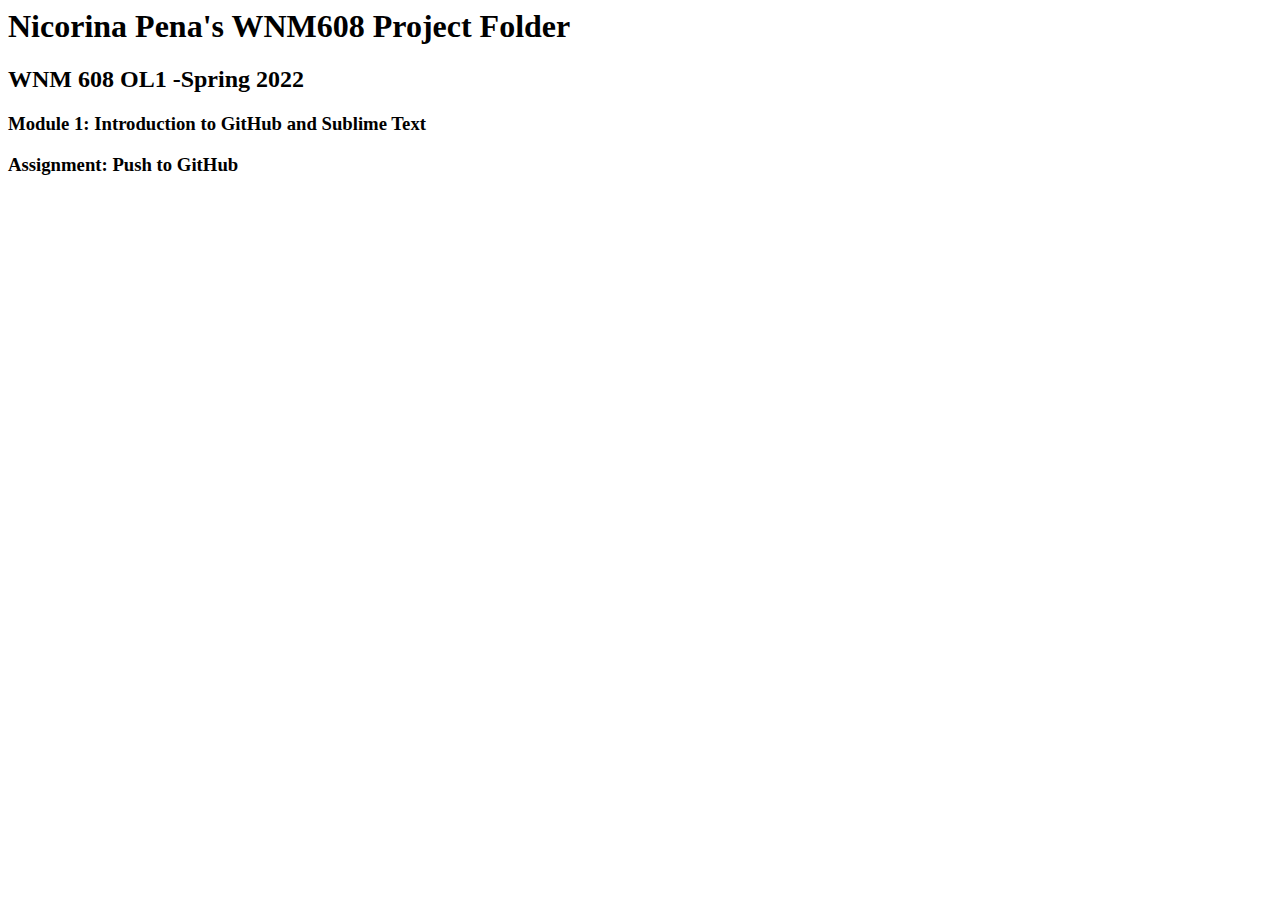
<file: index.html>
<doctype!>
	<html>
	<title>WNM 608 Project Folder</title>
		<h1>Nicorina Pena's WNM608 Project Folder</h1>
		<h2>WNM 608 OL1 -Spring 2022<h2>
		<h3>Module 1:  Introduction to GitHub and Sublime Text</h3>
		<h3>Assignment: Push to GitHub</h3>
	</html>
</file>
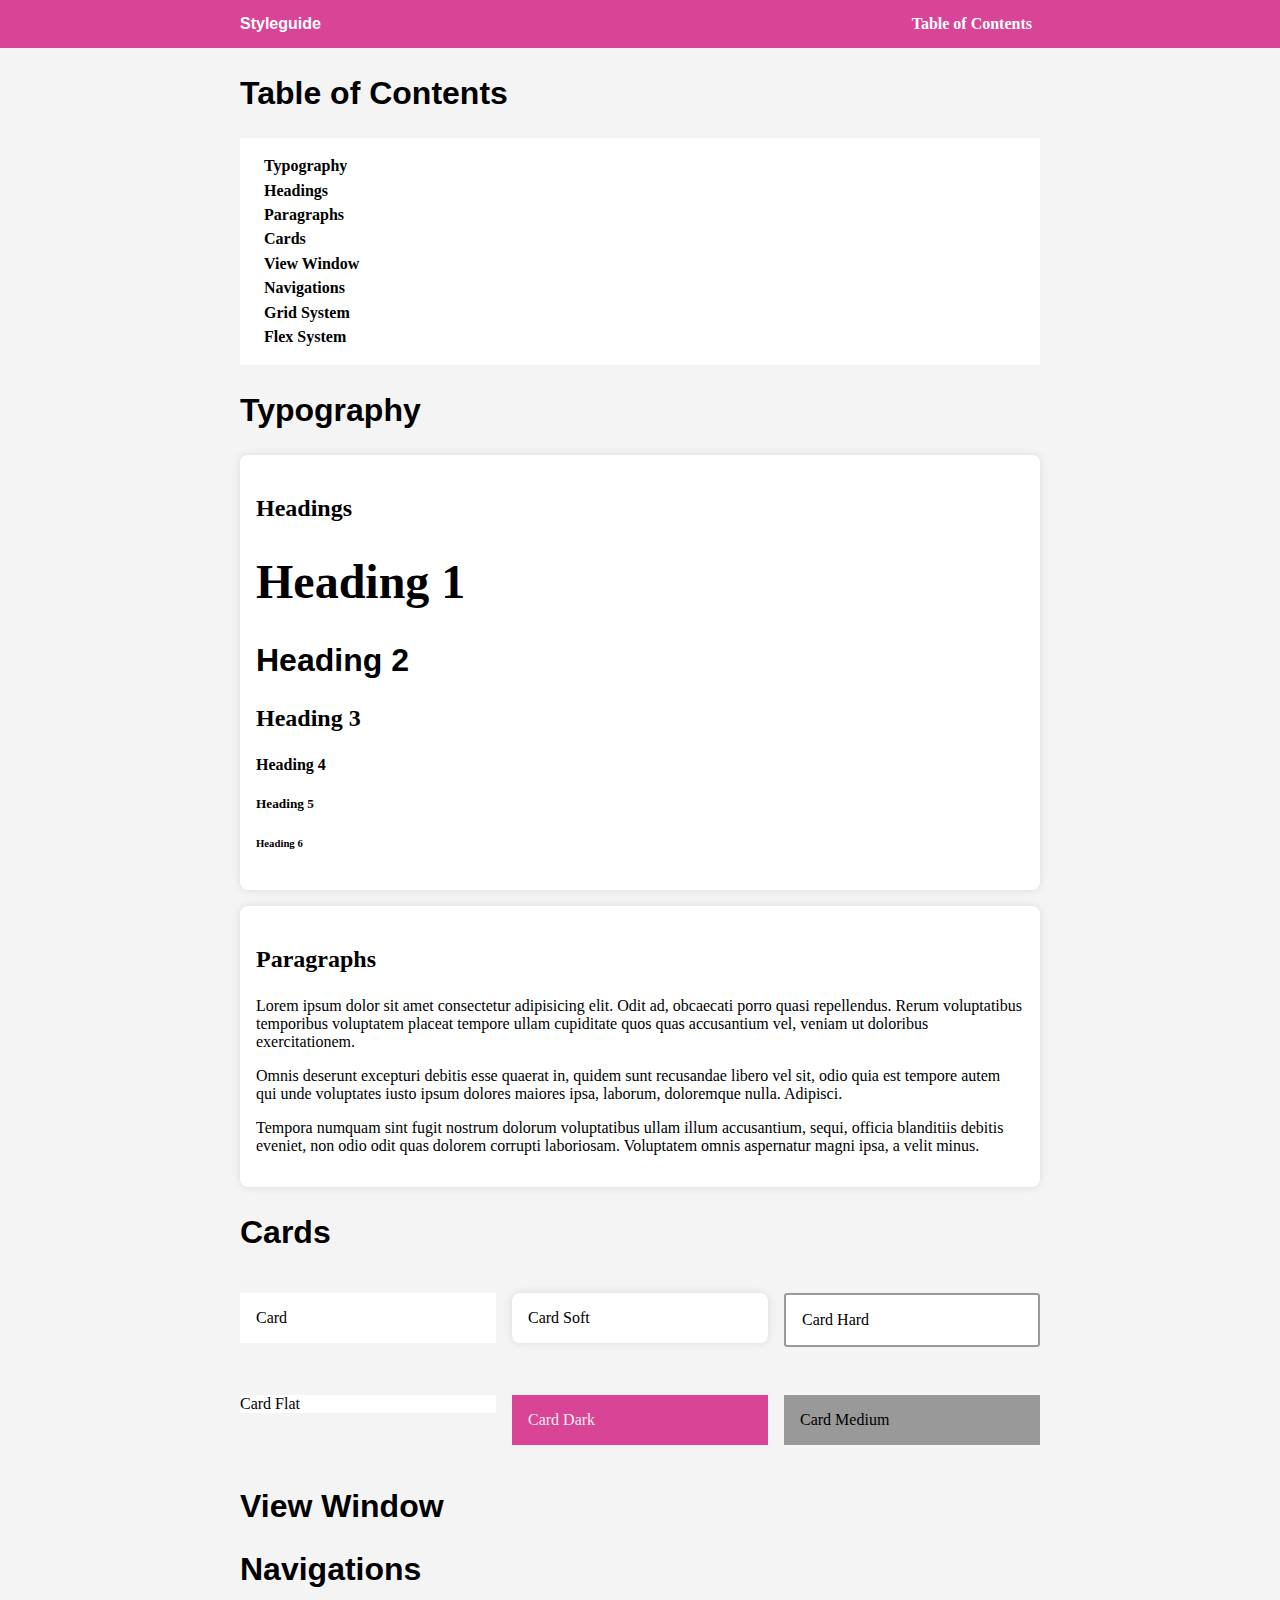
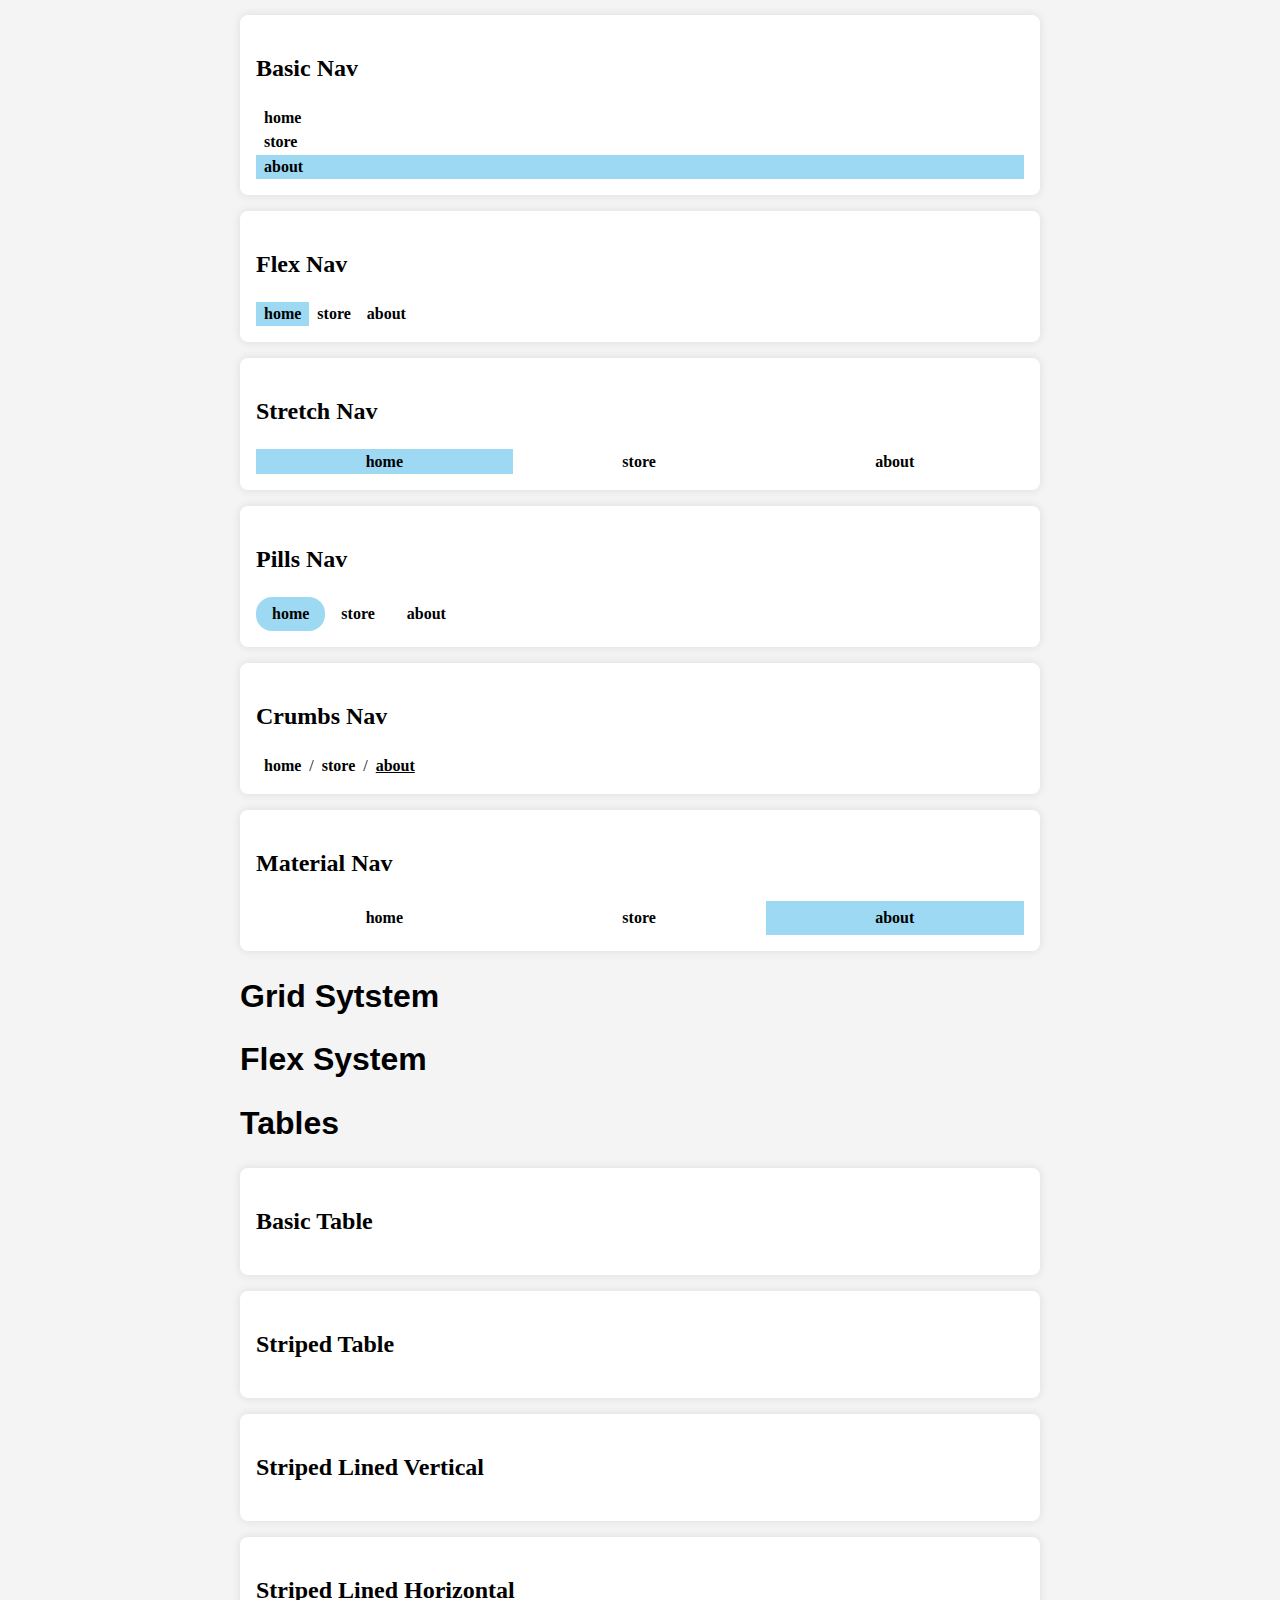
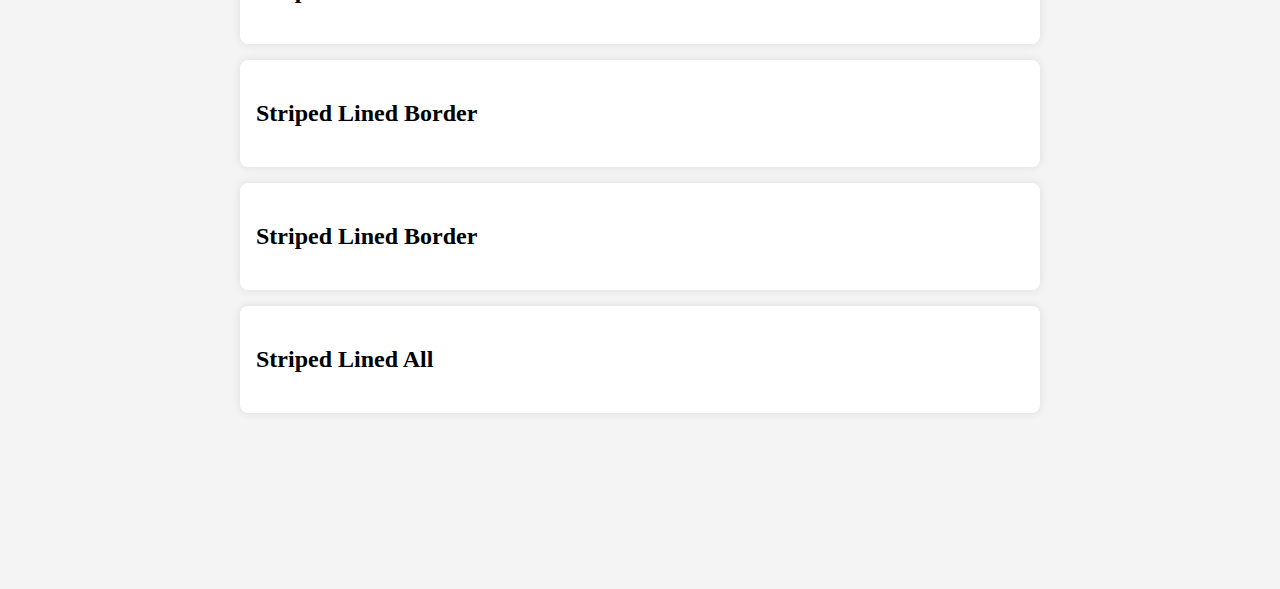
<file: pena.nicorina/styleguide/guide.html>
<!DOCTYPE html>
<html lang="en">
<head>
	<meta charset="UTF-8">
	<title>CSS Styleguide</title>

	<meta name="viewport" content="width=device-width">

	<link rel="stylesheet" href="../lib/css/styleguide.css">
	<link rel="stylesheet" href="../lib/css/gridsystem.css">
	<link rel="stylesheet" href="../css/storetheme.css">
	<script src="https://code.jquery.com/jquery-3.2.1.min.js"></script>

</head>

<body>

	<header class="navbar">
		<div class="container display-flex">
			<div class="flex-none">
				<h1>Styleguide</h1>
			</div>
			<div class="flex-stretch"></div>
			<nav class="flex-none nav">
				<ul class="container display-flex">
					<li><a href="#tableofcontents">Table of Contents</a></li>
				</ul>
			</nav>
		</div>
	</header>

	<div class="container" id="tableofcontents">
			<h2>Table of Contents</h2>
			<div class="card">
			<nav class="nav">
				<ul>
					<li><a href="#typography">Typography</a></li>
				<ul>
					<li><a href="#headings">Headings</a></li>
					<li><a href="#paragraphs">Paragraphs</a></li>
				</ul>
				<li><a href="#cards">Cards</a></li>
				<li><a href="#viewwindow">View Window</a></li>
				<li><a href="#navigations">Navigations</a></li>
				<li><a href="#gridsystem">Grid System</a></li>
				<li><a href="#flexsystem">Flex System</a></li>
				</ul>
			</nav>
			</div>
	</div>

	<div class="container" id="typography">
		<h2>Typography</h2>

		<div class="card soft" id="headings">
			<h3>Headings</h3>
			<h1>Heading 1</h1>
			<h2>Heading 2</h2>
			<h3>Heading 3</h3>
			<h4>Heading 4</h4>
			<h5>Heading 5</h5>
			<h6>Heading 6</h6>
		</div>
	
		<div class="card soft" id="paragraphs">
			<h3>Paragraphs</h3>
			<p>Lorem ipsum dolor sit amet consectetur adipisicing elit. Odit ad, obcaecati porro quasi repellendus. Rerum voluptatibus temporibus voluptatem placeat tempore ullam cupiditate quos quas accusantium vel, veniam ut doloribus exercitationem.</p>
			<p>Omnis deserunt excepturi debitis esse quaerat in, quidem sunt recusandae libero vel sit, odio quia est tempore autem qui unde voluptates iusto ipsum dolores maiores ipsa, laborum, doloremque nulla. Adipisci.</p>
			<p>Tempora numquam sint fugit nostrum dolorum voluptatibus ullam illum accusantium, sequi, officia blanditiis debitis eveniet, non odio odit quas dolorem corrupti laboriosam. Voluptatem omnis aspernatur magni ipsa, a velit minus.</p>
		</div>
	</div>

	<div class="container">
		<h2>Cards</h2>

		<div class="grid gap">
			<div class="col-xs-12 col-md-4">
				<div class="card">Card</div>
			</div>
			<div class="col-xs-12 col-md-4">
				<div class="card soft">Card Soft</div>
			</div>
			<div class="col-xs-12 col-md-4">
				<div class="card hard">Card Hard</div>
			</div>
			<div class="col-xs-12 col-md-4">
				<div class="card flat">Card Flat</div>
			</div>
			<div class="col-xs-12 col-md-4">
				<div class="card dark">Card Dark</div>
			</div>
			<div class="col-xs-12 col-md-4">
				<div class="card medium">Card Medium</div>
			</div>
		</div>
	</div>


	<div class="container">
		<h2>View Window</h2>
	</div>


	<div class="container" id="navigations">
		<h2>Navigations</h2>

		<script>
		const makeNav = (classes='') => {
			const links = ['home', 'store', 'about'];
			let ran = Math.floor(Math.random()*links.length);
			document.write(`
			<div>
				<nav class="${classes}">
					<ul>
					${links.reduce((r,o,i)=>{
						return r+`<li class=${ran==i?'active':''}><a href="#">${o}</a></li>`;
				},'')}
					</ul>
				</nav>
			</div>
			`);
		}	
		</script>
		
		<div class="card soft">
			<h3>Basic Nav</h3>

			<script>makeNav('nav')</script>
		</div>

		<div class="card soft">
			<h3>Flex Nav</h3>

			<script>makeNav('nav nav-flex')</script>
		</div>

		<div class="card soft">
			<h3>Stretch Nav</h3>

			<script>makeNav('nav nav-stretch')</script>
		</div>

		<div class="card soft">
			<h3>Pills Nav</h3>

			<script>makeNav('nav nav-pills')</script>
		</div>

		<div class="card soft">
			<h3>Crumbs Nav</h3>

			<script>makeNav('nav nav-crumbs')</script>
		</div>

		<div class="card soft">
			<h3>Material Nav</h3>

			<script>makeNav('nav nav-material')</script>
		</div>

		<script>
		$("#navigations a").on("click",function(e){
			e.preventDefault();
			$(this).closest("li").addClass("active")
			.siblings().removeClass("active")
		})
		</script>

	</div>

	<div class="container">
		<h2>Grid Sytstem</h2>
	</div>

	<div class="container">
		<h2>Flex System</h2>
	</div>

	<div class="container">
		<h2>Tables</h2>

		<div class="card soft">
		<h3>Basic Table</h3>

		<script>makeTable("table")</script>
	</div>
	<div class="card soft">
		<h3>Striped Table</h3>

		<script>makeTable("table striped")</script>
	</div>
	<div class="card soft">
		<h3>Striped Lined Vertical</h3>

		<script>makeTable("table lined vertical")</script>
	</div>
	<div class="card soft">
		<h3>Striped Lined Horizontal</h3>

		<script>makeTable("table lined horizontal")</script>
	</div>
	<div class="card soft">
		<h3>Striped Lined Border</h3>

		<script>makeTable("table lined border")</script>
	</div>

	<div class="card soft">
		<h3>Striped Lined Border</h3>

		<script>makeTable("table lined border")</script>
	</div>

	<div class="card soft">
		<h3>Striped Lined All</h3>

		<script>makeTable("table lined all")</script>
	</div>

</div>



</body>
</html>
</file>
<file: pena.nicorina/lib/css/gridsystem.css>
.grid {
	display: grid;
	grid-template-columns: repeat(12, 1fr);
}

	.grid.ten {
		grid-template-columns: repeat(10, 1fr);
	}

.grid.gap {
	--grid-gap: 1em;
	grid-gap:var(--grid-gap) ;
	gap:var(--grid-gap) ;
}


/* Extra Small */
@media (min-width: 0) {
	.grid.xs-large { --grid-gap:2em; }
	.grid.xs-medium { --grid-gap:1em; }
	.grid.xs-small { --grid-gap:0.5em; }

	.col-xs-0 { display: none; }
	.col-xs-1 { grid-column: span 1; }
	.col-xs-2 { grid-column: span 2; }
	.col-xs-3 { grid-column: span 3; }
	.col-xs-4 { grid-column: span 4; }
	.col-xs-5 { grid-column: span 5; }
	.col-xs-6 { grid-column: span 6; }
	.col-xs-7 { grid-column: span 7; }
	.col-xs-8 { grid-column: span 8; }
	.col-xs-9 { grid-column: span 9; }
	.col-xs-10 { grid-column: span 10; }
	.col-xs-11 { grid-column: span 11; }
	.col-xs-12 { grid-column: span 12; }
}

/* Small */
@media (min-width: 380px) {
	.grid.sm-large { --grid-gap:2em; }
	.grid.sm-medium { --grid-gap:1em; }
	.grid.sm-small { --grid-gap:0.5em; }

	.col-sm-0 { display: none; }
	.col-sm-1 { grid-column: span 1; }
	.col-sm-2 { grid-column: span 2; }
	.col-sm-3 { grid-column: span 3; }
	.col-sm-4 { grid-column: span 4; }
	.col-sm-5 { grid-column: span 5; }
	.col-sm-6 { grid-column: span 6; }
	.col-sm-7 { grid-column: span 7; }
	.col-sm-8 { grid-column: span 8; }
	.col-sm-9 { grid-column: span 9; }
	.col-sm-10 { grid-column: span 10; }
	.col-sm-11 { grid-column: span 11; }
	.col-sm-12 { grid-column: span 12; }
}

/* Medium */
@media (min-width: 550px) {
	.grid.md-large { --grid-gap:2em; }
	.grid.md-medium { --grid-gap:1em; }
	.grid.md-small { --grid-gap:0.5em; }

	.col-md-0 { display: none; }
	.col-md-1 { grid-column: span 1; }
	.col-md-2 { grid-column: span 2; }
	.col-md-3 { grid-column: span 3; }
	.col-md-4 { grid-column: span 4; }
	.col-md-5 { grid-column: span 5; }
	.col-md-6 { grid-column: span 6; }
	.col-md-7 { grid-column: span 7; }
	.col-md-8 { grid-column: span 8; }
	.col-md-9 { grid-column: span 9; }
	.col-md-10 { grid-column: span 10; }
	.col-md-11 { grid-column: span 11; }
	.col-md-12 { grid-column: span 12; }
}

/* Large */
@media (min-width: 900px) {
	.grid.lg-large { --grid-gap:2em; }
	.grid.lg-medium { --grid-gap:1em; }
	.grid.lg-small { --grid-gap:0.5em; }

	.col-lg-0 { display: none; }
	.col-lg-1 { grid-column: span 1; }
	.col-lg-2 { grid-column: span 2; }
	.col-lg-3 { grid-column: span 3; }
	.col-lg-4 { grid-column: span 4; }
	.col-lg-5 { grid-column: span 5; }
	.col-lg-6 { grid-column: span 6; }
	.col-lg-7 { grid-column: span 7; }
	.col-lg-8 { grid-column: span 8; }
	.col-lg-9 { grid-column: span 9; }
	.col-lg-10 { grid-column: span 10; }
	.col-lg-11 { grid-column: span 11; }
	.col-lg-12 { grid-column: span 12; }
}

/* Extra Large */
@media (min-width: 1200px) {
	.grid.xl-large { --grid-gap:2em; }
	.grid.xl-medium { --grid-gap:1em; }
	.grid.xl-small { --grid-gap:0.5em; }

	.col-xl-0 { display: none; }
	.col-xl-1 { grid-column: span 1; }
	.col-xl-2 { grid-column: span 2; }
	.col-xl-3 { grid-column: span 3; }
	.col-xl-4 { grid-column: span 4; }
	.col-xl-5 { grid-column: span 5; }
	.col-xl-6 { grid-column: span 6; }
	.col-xl-7 { grid-column: span 7; }
	.col-xl-8 { grid-column: span 8; }
	.col-xl-9 { grid-column: span 9; }
	.col-xl-10 { grid-column: span 10; }
	.col-xl-11 { grid-column: span 11; }
	.col-xl-12 { grid-column: span 12; }
}
</file>
<file: pena.nicorina/css/storetheme.css>
:root {
	--color-offwhite:  #f4f4f4;
	--color-main-light:#9dd9f3;
	--color-main-medium:#1cb2f5;
	--color-main-dark:#add8e6;
	--color-neutral-dark:#d94496;
}
body {
	background-color: var(--color-offwhite);
	padding-bottom: 10em;
}

body {
	font-family:  Roboto;
	font-size: 12pt;
}

h1 {
	font-family: var(--font-serif: Bodoni);
	font-size: 36pt;
	font-color: var(--color-main-medium: #a51868);
}

h2 {
	font-family:  var(--font-sans: Roboto);
	font-weight: bold;
	font-size: 24pt;
}

h3 {
	font-family:  Bodoni;
	font-size: 18pt;	
}


.favorite label {
	transition: all 0.3s;
	display: inline-block;
	transform: :scale(1,1);
	color: var(--color-neutral-medium);
}

.favorite input:checked + label {
	color: red;
	transform: scale(1.3,1.3);
}



@media (max-width: 800px) {
	.container {
		padding-left: 1em;
		padding-right: 1em;
	}
	.navbar h1{
		padding-left: 0.5em;
	}
}

.menu-button label {display: none; }
@media (max-width: 400px) {
	.navbar .display-flex {
		flex-wrap: wrap;
	}
	.navbar .nav {
		width: 100%;
		display: none;
	}
	.navbar .nav-flex ul {
		display: block;
	}
	.navbar .na li {
		line-height:  2em;
	}

	.menu-button label {
		display:  block;
		padding: 0.1em;
	}
	#menu:checked+.navbar .nav {
		display: block;
	}
}


.figure.product {
	border-radius: 0.5em;
	box-shadow: 0 2 px 5x rgba(0,0,0,0.1);
	overflow: hidden;
	height: 100%;
	transition: all 0.3s;
}
.product.figure img {
	height: 100%;
	object-fit: contain;
}

.productlist a {
	text-decoration: none;
	font-weight: initial;
}

.product.figure:hover {
	box-shadow: 0 2px 10px rgba(0,0,0,0.2);
}

.product-overlay {
	position: relative;
	overflow: hidden;
}
.product-overlay figcaption {
	position: absolute;
	top:  0;
	left: 0;
	width: 100%;
	height: 100%;
	background-color: rgba(0,0,0,0.5);
	opacity: 0;
	transition: :all 0.3s;
	display: flex;
	align-items: center;
	justify-content: safe center;
}

.product-overlay:hover figcaption{
	opacity: 1;
}

.product-overlay .caption-body {
	background-color: white;
	border-radius: 0.5em;
	padding: 1em;
	transform: translateY(2em);
    transition: all 0.3s;
}

.product-overlay:hover .caption-body {
	transform:  translateY(0);
}

.product-overlay img {
	transform: scale(1,1);
    transition: all 0.3s;
}

.product-overlay:hover img {
	transform:  scale(1.4,1.4);
}

@media (max-width: 600px) {
	.product-overlay figcaption
	position: relative; 
	display: block;
	top: initial;
	left: initial;
	width: 100%;
	height: initial;
	opacity:1;
	background-color: initial;

}
.product-overlay .caption-body {
	transform: none;
	padding: 0;
}

.images-main img {
	width: 100%;
	height: 40vh;
	object-fit: contain;

}

.images-thumbs img {
	width: 8em;
	height: 6em;
	object-fit: contain;
}

span.badge:not(:empty)::after {
	content: ')';
}
span.badge:not(:empty)::before {
	content: '(';
}

.form-button {
	background-color: var(--color-neutral-dark);
}
</file>
<file: pena.nicorina/lib/css/styleguide.css>
/* CSS RESET */

*  *::after, *::before {
	box-sizing: border-box;
}

:root {
	--color-neutral-light:#eeeeee;
	--color-neutral-medium:#999;
	--color-neutral-dark:#10a5f5;

	--color-main-light:#add8e6;
	--color-main-medium:#565656;
	--color-main-dark:#333333;

	--color-black: #000000;
	--color-white: #ffffff;

	--header-height: 3rem;
	--spacing: 1rem;

	--font-serif: Bodoni, Georgia;
	--font-sans: Roboto, Helvetica;
}

body {
	margin: 0;
	font-size: 100%;
	font-family:  var(--font-sans)
}

h1,
h3,
h6 {
	font-family:  var(--font-serif);

}

h2 {
	font-family:  var(--font-sans)
}

a {
	color: inherit;
	font-weight: bolder;
	text-decoration: none;
}
a:hover {
	text-decoration: underline;
}





/* LAYOUT CLASSES */

.container {
	max-width: 800px;
	margin-right: auto;
	margin-left: auto;
}



.display-flex {display: flex; }
.display-inline-flex {display: inline-flex; }
.display-block {display: block; }
.display-inline-block {display: inline-block; }

.flex-stretch { flex: 1 1 auto; }
.flex-none { flex: none; }

.flex-align-center {align-items: center;}
.flex-justify-center {justify-content: center; }

.flex-column { flex-direction:column; }

.flex-wrap {flex-wrap: wrap; }



/*	Small Classes */

.media-image {
	max-width: 100%;
	vertical-align: text-bottom;
}

.hidden { display:none; }




/* COMPONENT CLASSES */

.nav ul {
	list-style: none;
	margin-top: 0;
	margin-bottom: 0;
	padding-left: 0;
}

	.nav a {
		display: block;
		padding:0.2em 0.5em;
	}

	.nav a:hover {
		background-color: var(--color-main-medium);
		color: var(--color-white);
		text-decoration: none;
	}

	.nav .active a {
		background-color: var(--color-main-light);
		color: inherit;
		text-decoration: none;
	}

.nav-material ul,
.nav-crumbs ul,
.nav-pills ul,
.nav-stretch ul,
.nav-flex ul {
	display: flex;
}

.nav-material li,
.nav-stretch li {
	flex:  1 1 auto;
	text-align: center;
}

.nav-pills a{
	border-radius:  1em;
	padding: 0.5em 1em;
}

.nav-crumbs a {
	display: inline-block;

}

.nav-crumbs .active a,
.nav-crumbs a:hover {
	background-color: transparent;
	color: inherit;
	text-decoration: underline;
}

.nav-crumbs li:not(:first-child)::before {
	content: '/';
}

.nav-material a {
	padding: 0.5em 1em;
	position: relative;
}

.nav-material active a {
	background-color:transparent;
	color: inherit;
}

.nav-material a:hover {
	background-color:var(--color-neutral-light);
	color: inherit;
}
.nav-material a::after {
	content: '';
	position: absolute;
	bottom: 0;
	left:  0;
	width: 100%;
	height: 0;
	background-color: var(--color-main-medium);
	transition:  all 0.3s;
}
.nav-material active a::after {
	height: 4px;

}

.navbar {
	background-color: var(--color-neutral-dark);
	color: var(--color-white);
	line-height: var(--header-height);
	margin-bottom: 1em;
}

.navbar h1 {
	font-size: 1em;
	margin: 0;
	font-family: var(--font-sans);
}
.navbar a {
	padding: 0 0.5em;
}

.flush>.navbar {
	margin-bottom: 0;
}

/* CARD */

.card {
	background-color: var(--color-white);
	margin-top: 1em;
	margin-bottom: 1em;
	padding: 1em;
	overflow: hidden;
	position: relative;
}
.card.soft {
	border-radius: 0.5em;
	box-shadow: 0 0 10px rgba(0,0,0,0.1);
}
.card.hard {
	border-radius: 0.2em;
	border:  2px solid var(--color-neutral-medium);
}
.card.dark {
	background-color: var(--color-neutral-dark);
		color: var(--color-neutral-light);
}
.card.medium {
	background-color: var(--color-neutral-medium);
}
.card.flat {
	padding: 0;
}


.view-window {
	height: 90vh;
	position: relative;
	overflow: hidden;
	background-size: cover;
	background-position: center;
	background-attachment: fixed;
}




/* Tables */
.table {
	width: 100%;
	border-collapse: collapse;
}

.table th,
.table td {
	text-align: left;
	padding: 0.2em 0.5em;
}

.table.striped tbody tr:nth-child(odd) {
	background-color: var(--color-neutral-light);
}


.table.lined.all th:not(:first-child),
.table.lined.all td:not(:first-child),
.table.lined.vertical td:not(:first-child),
.table.lined.vertical th:not(:first-child) {
	border-left:  1px solid var(--color-neutral-medium);
}

.table.lined.all tbody tr,
.table.lined.horizontal tbody tr{
	border-top:  2px solid var(--color-neutral-medium);
}

.table.lined.all,
.table.lined.border {
	border:  1px solid var(--color-neutral-medium);
}



/* Figure */
.figure {
	margin: 0;
	background-color: var(--color-white);
}

.figure img {
	width: 100%;
	vertical-align: text-bottom;
}
.figure figcaption {
	padding: 1em;
}


/* FORMS */


.form-control {
	margin: 1em 0;

}
.form-select>select,
.hotdog input,
.hotdog,
.form-button,
.form-input,
.form-item {
	background-color: transparent;
    display: inline-block;
    border-width: 0;
    font: inherit;
    -webkit-appearance: none;
    color: inherit;
    width: 100%;
    outline: 0;
}

.form-select>select {
	padding: 0.5em 0.1em;
	background-color: var(--color-neutral-light);
	border-radius:  0.3em;
	cursor:  pointer;
}

.form-select {
	position: relative;

}
.form-select::after {
	content: '▾';
	font-family: arial, sans-serif;
	font-size: 1.2em;
	position: absolute;
	top: 50%;
	right: 0.2em;
	transform: translateY(-50%);
	pointer-events: none;
	color: var(--color-neutral-medium);
	pointer-events: none;
	color: var(--color-neutral-medium);
}

.form-input {
    padding: 0.5em 1 em;
    border-bottom: 1px solid var(--color-neutral-light);
}

.form-input:focus {
	border-bottom-color: var(--color-main-light);
}


.form-button {
	padding: 0.5em 1 em;
	border-radius:  0.3em;
	cursor:  pointer;
	text-align: center;
}

.form-button.inline {
	width: initial;
}

.form-button:hover {
	text-decoration: none;
}
.form-button:active {
	background-color: var(--color-main-light);

}

.hotdog {
	background-color: var(--color-neutral-light);
	border-radius: 2em;
	padding: 0.5em 1.5em;
	display: flex;
}

.hotdog.dark {
	background-color: var(--color-neutral-dark);
	color: var(--color-neutral-light);
}


.hotdog.light {
	background-color: var(--color-white;
	color: var(--color-black);
}

.form-label {
	font-size: 0.8em;
	color:  var(--color-neutral-medium;
	display: block;
	width: 100%;
}

.hotdog {
	background-color: var(--color-neutral-light);
	border-radius: 2em;
	padding: 0.5em 1.5em;
	display: flex;
}

.hotdog.dark {
	background-color: var(--color-neutral-dark);
	color: var(--color-neutral-light);
}


.hotdog.light {
	background-color: var(--color-white;
	color: var(--color-black);
}

.form-select>select {
	padding: 0.5em 1.3em;
	background-color: var(--color-neutral-light);
	border-radius:  0.3em;
	cursor:  pointer;
}

.form-select {
	position: relative;

}
.form-select::after {
	content: '&#9662;';
	font-family: arial, sans-serif;
	font-size: 1.2em;
	position: absolute;
	top: 50%;
	right: 0.2em;
	transform: translateY(-50%);
	pointer-events: none;
	color: var(--color-neutral-medium);
	pointer-events: none;
	color: var(--color-neutral-medium);
}




/* Toggle */
.toggle label {
	font-size: 1.3rem;
	display: inline-block;
	width: 2em;
	height:  1em;
	border: 0.1em solid var(--color-neutral-medium);
	background-color: var(--color-neutral-light);
	border-radius: 1em;
	position: relative;
}
.toggle label::after {
	content:'';
	display: inline-block;
	width: 0.8em;
	height:  0.8em;
	border-radius: 1em;
	position: absolute;
	background-color: var(--color-neutral-white);
	transition: all 0.3s;
}
.toggle label:checked + label ::after {
	transform: :translateX(1em);
}


.card-section~.card-section {
	border-top: 1px solid var(--color-neutral-light);
}
.card-section {
	padding: 1em;
}
</file>
